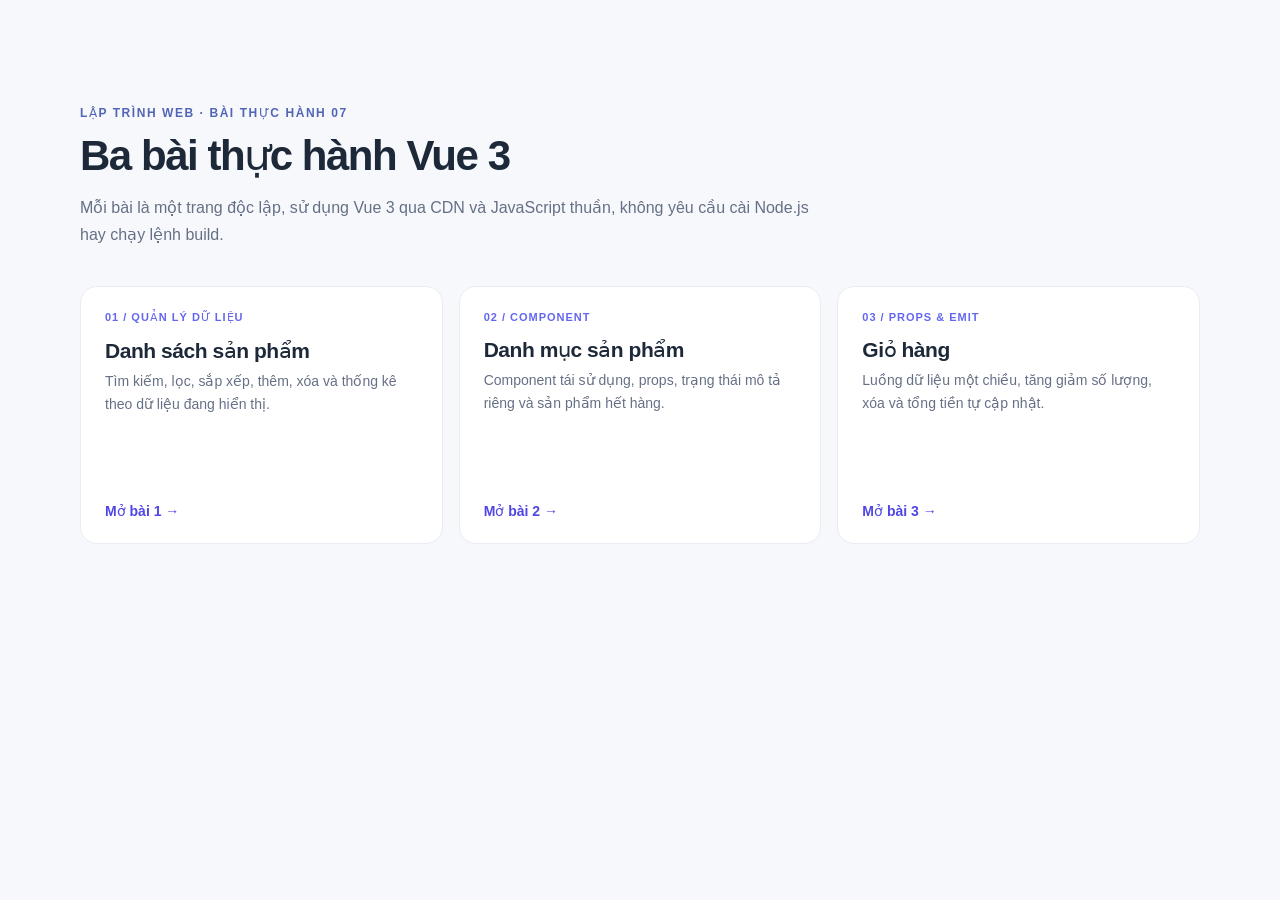
<file: Buoi07/index.html>
<!DOCTYPE html>
<html lang="vi">
<head>
  <meta charset="UTF-8">
  <meta name="viewport" content="width=device-width, initial-scale=1.0">
  <title>Bài thực hành 7 - Vue 3</title>
  <link rel="stylesheet" href="shared.css">
</head>
<body>
  <main class="launcher shell">
    <p class="eyebrow">LẬP TRÌNH WEB · BÀI THỰC HÀNH 07</p>
    <h1>Ba bài thực hành Vue 3</h1>
    <p class="lead">Mỗi bài là một trang độc lập, sử dụng Vue 3 qua CDN và JavaScript thuần, không yêu cầu cài Node.js hay chạy lệnh build.</p>
    <section class="lesson-grid" aria-label="Chọn bài thực hành">
      <a class="lesson-tile" href="bai1/index.html">
        <span class="lesson-number">01 / QUẢN LÝ DỮ LIỆU</span>
        <h2>Danh sách sản phẩm</h2>
        <p>Tìm kiếm, lọc, sắp xếp, thêm, xóa và thống kê theo dữ liệu đang hiển thị.</p>
        <span class="text-link">Mở bài 1 →</span>
      </a>
      <a class="lesson-tile" href="bai2/index.html">
        <span class="lesson-number">02 / COMPONENT</span>
        <h2>Danh mục sản phẩm</h2>
        <p>Component tái sử dụng, props, trạng thái mô tả riêng và sản phẩm hết hàng.</p>
        <span class="text-link">Mở bài 2 →</span>
      </a>
      <a class="lesson-tile" href="bai3/index.html">
        <span class="lesson-number">03 / PROPS &amp; EMIT</span>
        <h2>Giỏ hàng</h2>
        <p>Luồng dữ liệu một chiều, tăng giảm số lượng, xóa và tổng tiền tự cập nhật.</p>
        <span class="text-link">Mở bài 3 →</span>
      </a>
    </section>
  </main>
</body>
</html>
</file>
<file: Buoi07/shared.css>
:root {
  font-family: Arial, Helvetica, sans-serif;
  color: #1d2939;
  background: #f6f8fc;
  font-synthesis: none;
}
* { box-sizing: border-box; }
body { margin: 0; min-height: 100vh; }
a { color: inherit; }
button, input, select { font: inherit; }
button { cursor: pointer; }
button:disabled { cursor: not-allowed; opacity: 0.55; }
.shell { width: min(1120px, calc(100% - 36px)); margin: 0 auto; }
.eyebrow { font-weight: 800; letter-spacing: 0.13em; font-size: 12px; color: #5265b5; }
h1 { font-size: clamp(29px, 4vw, 42px); line-height: 1.13; letter-spacing: -0.035em; margin: 10px 0 12px; }
h2, h3 { letter-spacing: -0.022em; }
.lead { color: #667085; max-width: 730px; line-height: 1.65; }
.topbar { display: flex; justify-content: space-between; align-items: center; gap: 16px; padding: 24px 0 8px; }
.back-link { font-weight: 700; font-size: 14px; text-decoration: none; color: #4f46e5; }
.back-link:hover { text-decoration: underline; }
.page-header { padding: 10px 0 24px; }
.panel { background: #fff; border: 1px solid #e8ecf3; border-radius: 16px; padding: 22px; box-shadow: 0 10px 28px rgba(29,41,57,0.035); }
.panel + .panel { margin-top: 18px; }
.panel-title { margin: 0 0 17px; font-size: 19px; }
.form-grid { display: grid; grid-template-columns: repeat(4, minmax(0,1fr)); gap: 14px; }
.field { display: flex; flex-direction: column; gap: 7px; min-width: 0; }
.field label { color: #344054; font-weight: 700; font-size: 13px; }
.field input, .field select { border-radius: 9px; width: 100%; height: 42px; background: #fff; border: 1px solid #cdd5df; padding: 0 12px; outline: none; }
.field input:focus, .field select:focus { border-color: #6366f1; box-shadow: 0 0 0 3px rgba(99,102,241,0.13); }
.btn { border: 1px solid transparent; background: #4f46e5; color: #fff; border-radius: 9px; font-weight: 700; padding: 11px 16px; min-height: 42px; }
.btn:hover:not(:disabled) { background: #4338ca; }
.btn-secondary { background: #fff; color: #344054; border-color: #d0d5dd; }
.btn-secondary:hover:not(:disabled) { background: #f9fafb; }
.btn-danger { background: #fff; color: #b42318; border-color: #fecdca; }
.btn-danger:hover:not(:disabled) { background: #fef3f2; }
.btn-small { padding: 7px 12px; min-height: 34px; font-size: 13px; }
.status { font-weight: 700; color: #027a48; font-size: 13px; }
.banner { padding: 12px 14px; border-radius: 9px; margin: 14px 0 0; font-size: 14px; }
.banner-warning { background: #fffaeb; color: #93370d; border: 1px solid #fedf89; }
.banner-success { background: #ecfdf3; color: #027a48; border: 1px solid #abefc6; }
.banner-error { background: #fef3f2; color: #b42318; border: 1px solid #fecdca; }
.badge { display: inline-block; white-space: nowrap; border-radius: 99px; font-size: 12px; font-weight: 800; padding: 5px 9px; }
.badge-good { color: #027a48; background: #ecfdf3; }
.badge-bad { color: #b42318; background: #fef3f2; }
.stat-grid { display: grid; grid-template-columns: repeat(2, minmax(0,1fr)); gap: 14px; margin: 18px 0; }
.stat { background: #fff; border: 1px solid #e8ecf3; padding: 18px 20px; border-radius: 14px; }
.stat .stat-label { color: #667085; font-size: 13px; margin: 0 0 8px; }
.stat .stat-value { font-size: 26px; font-weight: 800; margin: 0; overflow-wrap: anywhere; }
.muted { color: #667085; }
.table-scroll { overflow-x: auto; }
table { width: 100%; border-collapse: collapse; text-align: left; }
th { font-size: 12px; text-transform: uppercase; letter-spacing: 0.055em; color: #667085; background: #f9fafb; }
th, td { padding: 14px 12px; border-bottom: 1px solid #eaecf0; }
tbody tr:last-child td { border-bottom: none; }
.empty-state { padding: 26px; text-align: center; color: #667085; }
.launcher { padding: 94px 0 58px; }
.lesson-grid { display: grid; grid-template-columns: repeat(3, minmax(0,1fr)); gap: 16px; margin-top: 38px; }
.lesson-tile { display: flex; flex-direction: column; text-decoration: none; min-height: 258px; background: #fff; border: 1px solid #e8ecf3; border-radius: 17px; padding: 24px; transition: transform .15s, box-shadow .15s; }
.lesson-tile:hover { transform: translateY(-3px); box-shadow: 0 12px 26px rgba(29,41,57,.075); }
.lesson-tile h2 { margin: 15px 0 7px; font-size: 21px; }
.lesson-tile p { color: #667085; line-height: 1.6; font-size: 14px; margin: 0; }
.lesson-number { font-size: 11px; font-weight: 800; color: #6366f1; letter-spacing: 0.09em; }
.text-link { font-size: 14px; color: #4f46e5; font-weight: 800; margin-top: auto; padding-top: 22px; }
.footnote { font-size: 13px; color: #667085; margin-top: 24px; }
[v-cloak] { display: none !important; }
@media (max-width: 820px) { .form-grid { grid-template-columns: repeat(2, minmax(0,1fr)); } .lesson-grid { grid-template-columns: 1fr; } .lesson-tile { min-height: 190px; } .launcher { padding-top: 60px; } }
@media (max-width: 560px) { .shell { width: min(100% - 24px,1120px); } .panel { padding: 16px; } .form-grid, .stat-grid { grid-template-columns: 1fr; } .stat .stat-value { font-size: 24px; } .topbar { padding-top: 14px; } th,td { padding: 12px 10px; } }
@media (prefers-reduced-motion: reduce) { *,*:before,*:after { transition: none !important; } }
</file>
